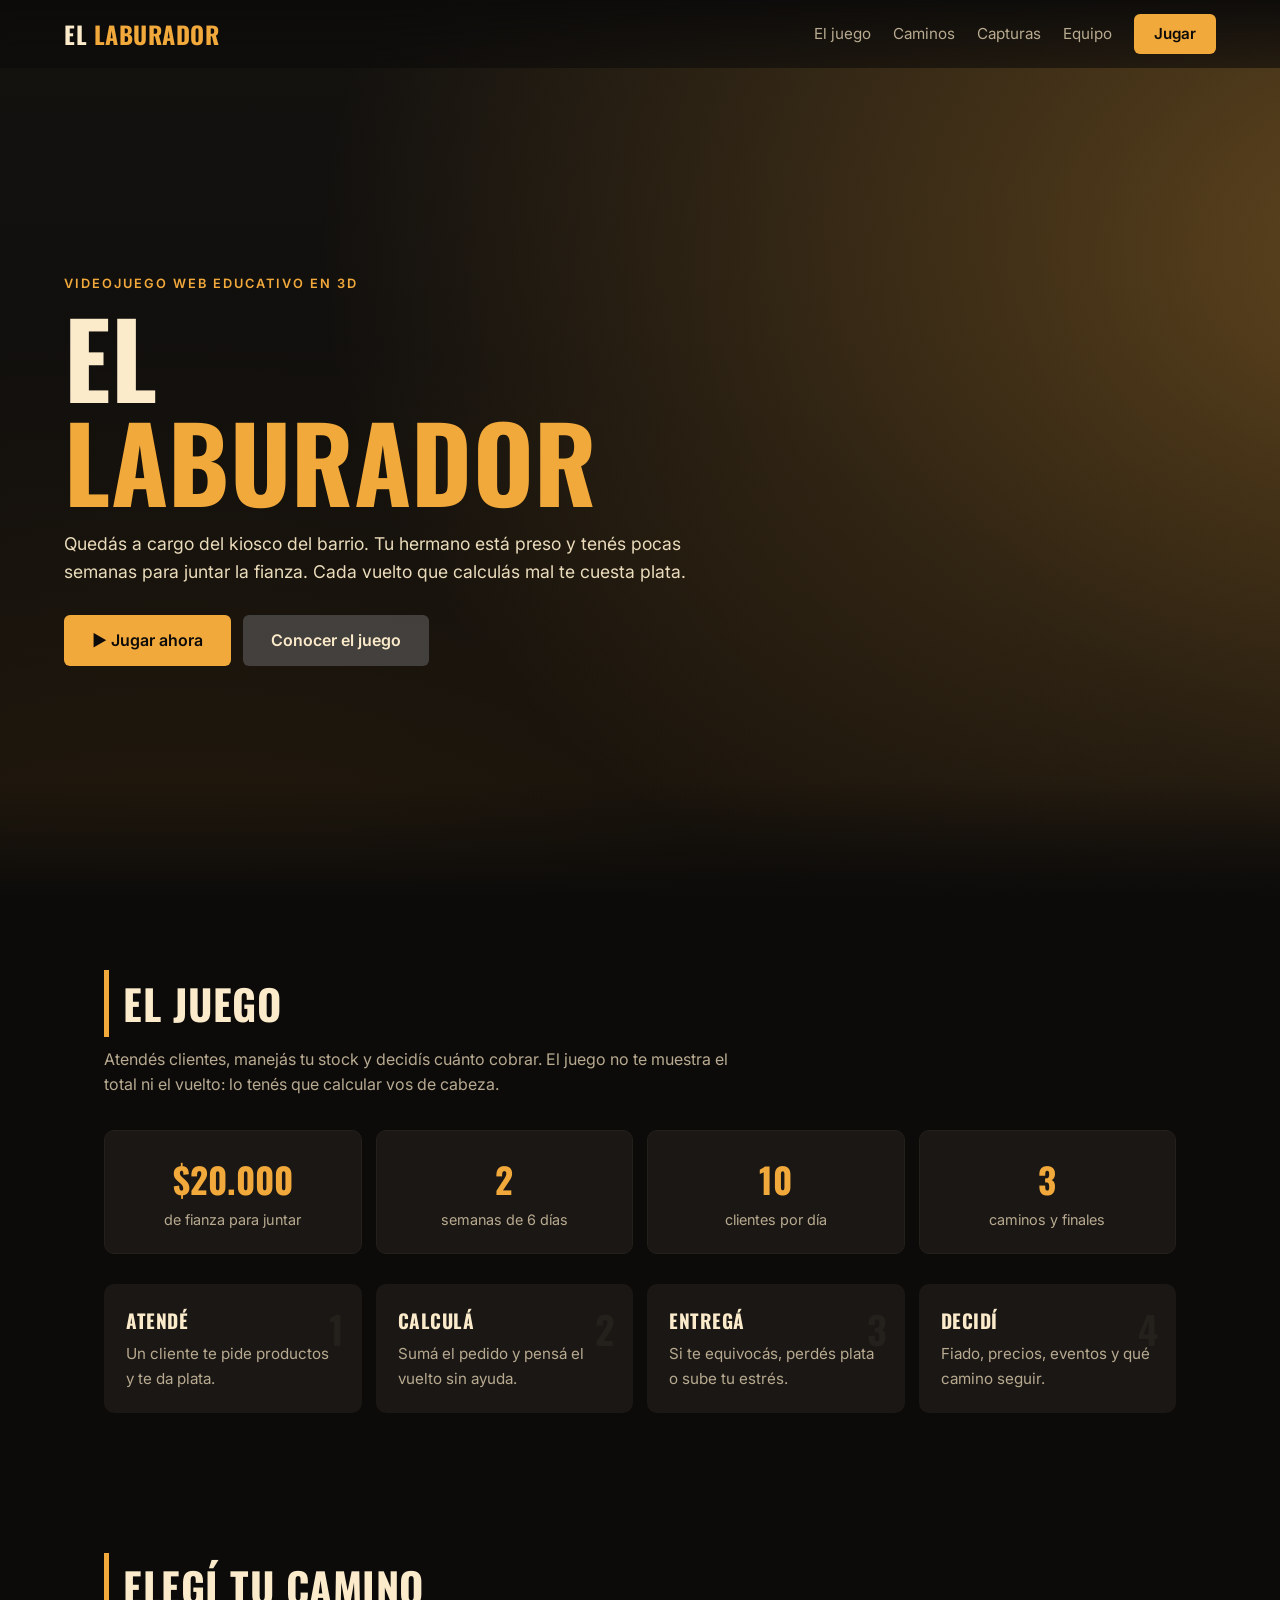
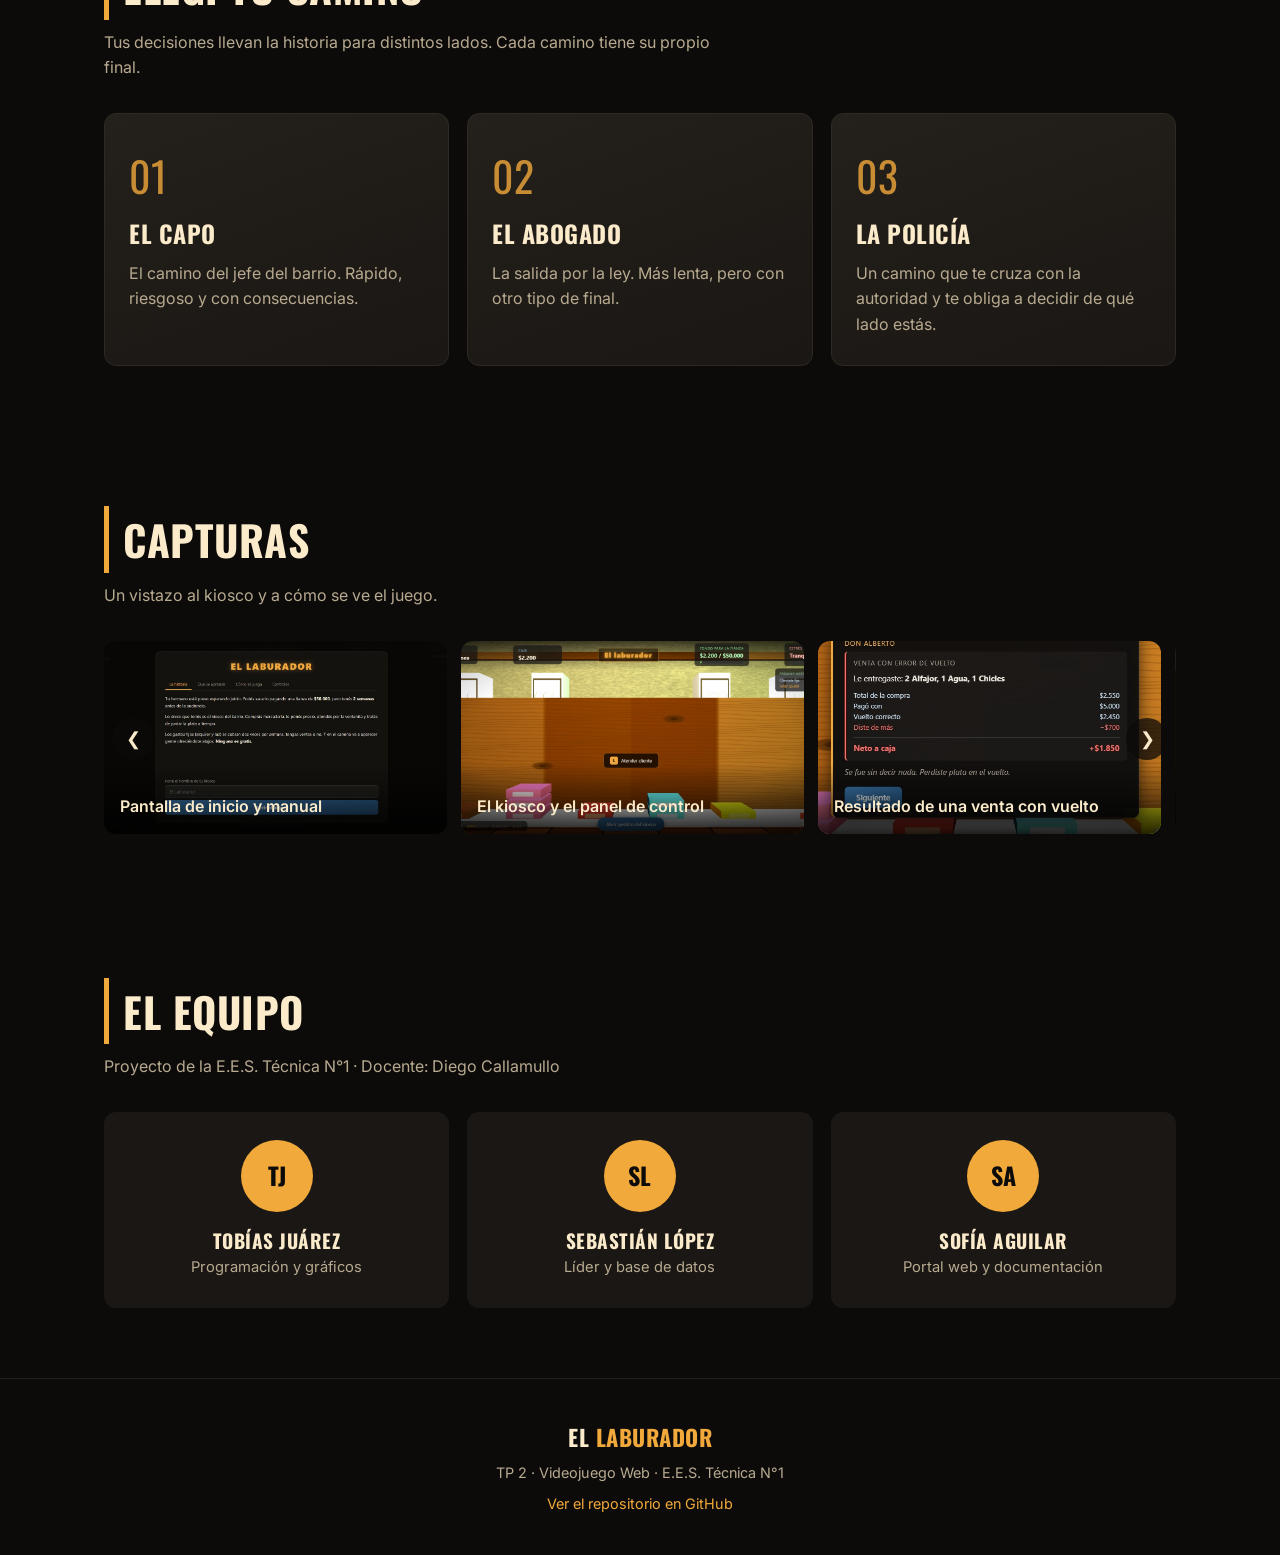
<file: index.html>
<!DOCTYPE html>
<html lang="es">
<head>
  <meta charset="UTF-8">
  <meta name="viewport" content="width=device-width, initial-scale=1">
  <title>El Laburador | Videojuego web educativo</title>
  <meta name="description" content="El Laburador: un videojuego web en 3D donde practicás cálculo mental atendiendo un kiosco de barrio.">
  <meta name="theme-color" content="#0c0b0a">
  <link rel="preconnect" href="https://fonts.googleapis.com">
  <link rel="preconnect" href="https://fonts.gstatic.com" crossorigin>
  <link href="https://fonts.googleapis.com/css2?family=Inter:wght@400;600&family=Oswald:wght@500;700&display=swap" rel="stylesheet">
  <link rel="stylesheet" href="style.css">
</head>
<body>

  <header class="navbar" id="navbar">
    <a href="#inicio" class="logo">EL <span>LABURADOR</span></a>
    <nav class="menu" id="menu">
      <a href="#juego">El juego</a>
      <a href="#caminos">Caminos</a>
      <a href="#capturas">Capturas</a>
      <a href="#equipo">Equipo</a>
      <a href="./juego/index.html" class="btn btn-ambar">Jugar</a>
    </nav>
    <button class="burger" id="burger" aria-label="Abrir menú">&#9776;</button>
  </header>

  <section class="hero" id="inicio">
    <div class="hero-contenido">
      <p class="etiqueta">Videojuego web educativo en 3D</p>
      <h1>EL <span>LABURADOR</span></h1>
      <p class="hero-texto">Quedás a cargo del kiosco del barrio. Tu hermano está preso y tenés pocas semanas para juntar la fianza. Cada vuelto que calculás mal te cuesta plata.</p>
      <div class="hero-botones">
        <a href="./juego/index.html" class="btn btn-ambar">&#9654; Jugar ahora</a>
        <a href="#juego" class="btn btn-gris">Conocer el juego</a>
      </div>
    </div>
  </section>

  <main>

    <section class="seccion reveal" id="juego">
      <h2>El juego</h2>
      <p class="intro">Atendés clientes, manejás tu stock y decidís cuánto cobrar. El juego no te muestra el total ni el vuelto: lo tenés que calcular vos de cabeza.</p>

      <div class="datos">
        <div class="dato"><strong>$20.000</strong><span>de fianza para juntar</span></div>
        <div class="dato"><strong>2</strong><span>semanas de 6 días</span></div>
        <div class="dato"><strong>10</strong><span>clientes por día</span></div>
        <div class="dato"><strong>3</strong><span>caminos y finales</span></div>
      </div>

      <div class="pasos">
        <div class="paso"><b>1</b><h3>Atendé</h3><p>Un cliente te pide productos y te da plata.</p></div>
        <div class="paso"><b>2</b><h3>Calculá</h3><p>Sumá el pedido y pensá el vuelto sin ayuda.</p></div>
        <div class="paso"><b>3</b><h3>Entregá</h3><p>Si te equivocás, perdés plata o sube tu estrés.</p></div>
        <div class="paso"><b>4</b><h3>Decidí</h3><p>Fiado, precios, eventos y qué camino seguir.</p></div>
      </div>
    </section>

    <section class="seccion reveal" id="caminos">
      <h2>Elegí tu camino</h2>
      <p class="intro">Tus decisiones llevan la historia para distintos lados. Cada camino tiene su propio final.</p>
      <div class="caminos">
        <article class="path-card">
          <span class="num">01</span>
          <h3>El capo</h3>
          <p>El camino del jefe del barrio. Rápido, riesgoso y con consecuencias.</p>
        </article>
        <article class="path-card">
          <span class="num">02</span>
          <h3>El abogado</h3>
          <p>La salida por la ley. Más lenta, pero con otro tipo de final.</p>
        </article>
        <article class="path-card">
          <span class="num">03</span>
          <h3>La policía</h3>
          <p>Un camino que te cruza con la autoridad y te obliga a decidir de qué lado estás.</p>
        </article>
      </div>
    </section>

    <section class="seccion reveal" id="capturas">
      <h2>Capturas</h2>
      <p class="intro">Un vistazo al kiosco y a cómo se ve el juego.</p>
      <div class="carrusel">
        <button class="flecha izq" id="prev" aria-label="Anterior">&#10094;</button>
        <div class="pista" id="pista">
          <figure class="slide" style="--img:url('captura1.jpg')"><figcaption>Pantalla de inicio y manual</figcaption></figure>
          <figure class="slide" style="--img:url('captura2.jpg')"><figcaption>El kiosco y el panel de control</figcaption></figure>
          <figure class="slide" style="--img:url('captura3.jpg')"><figcaption>Resultado de una venta con vuelto</figcaption></figure>
          <figure class="slide" style="--img:url('captura4.jpg')"><figcaption>Mensajes del hermano</figcaption></figure>
        </div>
        <button class="flecha der" id="next" aria-label="Siguiente">&#10095;</button>
      </div>
    </section>

    <section class="seccion reveal" id="equipo">
      <h2>El equipo</h2>
      <p class="intro">Proyecto de la E.E.S. Técnica N°1 · Docente: Diego Callamullo</p>
      <div class="equipo">
        <div class="persona"><div class="avatar">TJ</div><h3>Tobías Juárez</h3><p>Programación y gráficos</p></div>
        <div class="persona"><div class="avatar">SL</div><h3>Sebastián López</h3><p>Líder y base de datos</p></div>
        <div class="persona"><div class="avatar">SA</div><h3>Sofía Aguilar</h3><p>Portal web y documentación</p></div>
      </div>
    </section>

  </main>

  <footer class="footer">
    <div class="logo">EL <span>LABURADOR</span></div>
    <p>TP 2 · Videojuego Web · E.E.S. Técnica N°1</p>
    <a href="https://github.com/aguilarsofiaanto/el_laburador" target="_blank" rel="noopener">Ver el repositorio en GitHub</a>
  </footer>

  <script src="script.js"></script>
</body>
</html>
</file>
<file: style.css>
:root{
  /* Paleta base del juego */
  --ambar:#F2A93B;
  --verde:#5FD96C;
  --azul:#3D7CB5;
  --oscuro:#0c0b0a;
  /* Tonos ámbar */
  --ambar-medio:#C8952E;
  --ambar-tostado:#B8791A;
  --ambar-oscuro:#8A5A14;
  --ambar-claro:#FBEBCB;
  /* Superficies y texto derivados */
  --fondo2:#14120f;
  --panel:#1a1714;
  --panel2:#24201b;
  --borde:#2e2922;
  --gris:#b8aa90;
}
*{box-sizing:border-box;margin:0;padding:0}
html{scroll-behavior:smooth;scroll-padding-top:70px}
body{background:var(--oscuro);color:var(--ambar-claro);font-family:'Inter',Arial,sans-serif;line-height:1.6;overflow-x:hidden}
h1,h2,h3,.logo{font-family:'Oswald',Impact,sans-serif;text-transform:uppercase;letter-spacing:.5px}
a{color:inherit;text-decoration:none}
img,video{max-width:100%;display:block}

.navbar{position:fixed;top:0;left:0;right:0;z-index:50;display:flex;align-items:center;justify-content:space-between;padding:14px 5%;background:linear-gradient(to bottom,rgba(12,11,10,.95),rgba(12,11,10,.6));backdrop-filter:blur(6px)}
.logo{font-size:1.5rem;font-weight:700;color:var(--ambar-claro)}
.logo span{color:var(--ambar)}
.menu{display:flex;align-items:center;gap:22px}
.menu a{font-size:.95rem;color:var(--gris);transition:color .2s}
.menu a:hover{color:var(--ambar-claro)}
.menu .btn{color:var(--oscuro);padding:8px 20px}
.menu .btn:hover{color:var(--oscuro)}
.burger{display:none;background:none;border:0;color:var(--ambar-claro);font-size:1.8rem;cursor:pointer}

.btn{display:inline-block;padding:13px 28px;border-radius:6px;font-weight:600;font-size:1rem;border:0;cursor:pointer;transition:transform .2s,background .2s,box-shadow .2s}
.btn-ambar{background:var(--ambar);color:var(--oscuro)}
.btn-ambar:hover{background:var(--ambar-medio);transform:translateY(-2px);box-shadow:0 8px 24px rgba(242,169,59,.4)}
.btn-gris{background:rgba(109,109,110,.5);color:var(--ambar-claro)}
.btn-gris:hover{background:rgba(109,109,110,.8);transform:translateY(-2px)}

.hero{min-height:100vh;min-height:100svh;display:flex;align-items:center;padding:100px 5% 60px;position:relative;
  background:
    radial-gradient(ellipse at 80% 20%,rgba(242,169,59,.35),transparent 55%),
    radial-gradient(ellipse at 10% 90%,rgba(138,90,20,.25),transparent 50%),
    linear-gradient(180deg,var(--fondo2),var(--oscuro));
  background-size:140% 140%,140% 140%,100% 100%;
  animation:luz 12s ease-in-out infinite alternate}
@keyframes luz{from{background-position:0% 0%,100% 100%,0 0}to{background-position:100% 100%,0% 0%,0 0}}
.hero::after{content:"";position:absolute;left:0;right:0;bottom:0;height:120px;background:linear-gradient(to bottom,transparent,var(--oscuro))}
.hero-contenido{max-width:640px;position:relative;z-index:1;animation:entrada 1s ease both}
@keyframes entrada{from{opacity:0;transform:translateY(30px)}to{opacity:1;transform:none}}
.etiqueta{color:var(--ambar);font-weight:600;letter-spacing:2px;text-transform:uppercase;font-size:.8rem;margin-bottom:10px}
.hero h1{font-size:clamp(3rem,13vw,6.5rem);line-height:1;margin-bottom:18px;color:var(--ambar-claro)}
.hero h1 span{color:var(--ambar)}
.hero-texto{font-size:1.1rem;color:#eadbbb;margin-bottom:28px}
.hero-botones{display:flex;flex-wrap:wrap;gap:12px}

.seccion{padding:70px 5%;max-width:1200px;margin:0 auto}
.seccion h2{font-size:clamp(1.8rem,6vw,2.6rem);margin-bottom:10px;border-left:5px solid var(--ambar);padding-left:14px}
.intro{color:var(--gris);max-width:640px;margin-bottom:32px}

.reveal{opacity:0;transform:translateY(40px);transition:opacity .8s ease,transform .8s ease}
.reveal.visible{opacity:1;transform:none}

.datos{display:grid;grid-template-columns:repeat(auto-fit,minmax(150px,1fr));gap:14px;margin-bottom:30px}
.dato{background:var(--panel);border:1px solid var(--panel2);border-radius:10px;padding:20px;text-align:center}
.dato strong{display:block;font-family:'Oswald',sans-serif;font-size:2.2rem;color:var(--ambar)}
.dato span{color:var(--gris);font-size:.9rem}

.pasos{display:grid;grid-template-columns:repeat(auto-fit,minmax(220px,1fr));gap:14px}
.paso{background:var(--panel);border-radius:10px;padding:22px;position:relative}
.paso b{position:absolute;top:14px;right:18px;font-family:'Oswald',sans-serif;font-size:2.4rem;color:var(--panel2)}
.paso h3{font-size:1.2rem;margin-bottom:6px}
.paso p{color:var(--gris);font-size:.95rem}

.caminos{display:grid;grid-template-columns:repeat(auto-fit,minmax(240px,1fr));gap:18px}
.path-card{background:linear-gradient(160deg,var(--panel2),var(--panel));border:1px solid var(--borde);border-radius:12px;padding:28px 24px;min-height:200px;transition:transform .3s,box-shadow .3s,border-color .3s}
.path-card:hover{transform:translateY(-8px);border-color:var(--ambar);box-shadow:0 12px 40px rgba(242,169,59,.35)}
.path-card .num{font-family:'Oswald',sans-serif;font-size:2.6rem;color:var(--ambar);opacity:.8}
.path-card h3{font-size:1.5rem;margin:6px 0 8px}
.path-card p{color:var(--gris)}

.carrusel{position:relative}
.pista{display:flex;gap:14px;overflow-x:auto;scroll-snap-type:x mandatory;scrollbar-width:none;-webkit-overflow-scrolling:touch;padding-bottom:4px}
.pista::-webkit-scrollbar{display:none}
.slide{flex:0 0 85%;aspect-ratio:16/9;border-radius:12px;scroll-snap-align:center;position:relative;overflow:hidden;
  background:var(--img),linear-gradient(135deg,var(--panel2),var(--ambar-oscuro));background-size:cover;background-position:center}
.slide figcaption{position:absolute;left:0;right:0;bottom:0;padding:30px 16px 14px;background:linear-gradient(transparent,rgba(0,0,0,.85));font-weight:600}
.flecha{position:absolute;top:50%;transform:translateY(-50%);z-index:2;width:42px;height:42px;border-radius:50%;border:0;background:rgba(12,11,10,.75);color:var(--ambar-claro);font-size:1.1rem;cursor:pointer;transition:background .2s}
.flecha:hover{background:var(--ambar);color:var(--oscuro)}
.flecha.izq{left:8px}
.flecha.der{right:8px}

.video-caja{border-radius:12px;overflow:hidden;aspect-ratio:16/9;background:linear-gradient(135deg,var(--panel2),var(--ambar-oscuro));border:1px solid var(--borde)}
.video-caja video{width:100%;height:100%;object-fit:cover}

.equipo{display:grid;grid-template-columns:repeat(auto-fit,minmax(220px,1fr));gap:18px}
.persona{background:var(--panel);border-radius:12px;padding:28px 20px;text-align:center;transition:transform .3s}
.persona:hover{transform:translateY(-6px)}
.avatar{width:72px;height:72px;margin:0 auto 14px;border-radius:50%;background:var(--ambar);display:flex;align-items:center;justify-content:center;font-family:'Oswald',sans-serif;font-size:1.5rem;color:var(--oscuro);font-weight:700}
.persona h3{font-size:1.2rem}
.persona p{color:var(--gris);font-size:.92rem}

.footer{text-align:center;padding:40px 5%;border-top:1px solid var(--panel2);color:var(--gris);font-size:.9rem}
.footer .logo{font-size:1.4rem;margin-bottom:6px}
.footer a{color:var(--ambar);display:inline-block;margin-top:8px}


@media (min-width:700px){
  .slide{flex-basis:46%}
}
@media (min-width:1000px){
  .slide{flex-basis:32%}
}

@media (max-width:760px){
  .burger{display:block}
  .menu{position:absolute;top:100%;left:0;right:0;flex-direction:column;align-items:stretch;gap:0;background:rgba(12,11,10,.98);max-height:0;overflow:hidden;transition:max-height .3s}
  .menu.abierto{max-height:420px;border-bottom:2px solid var(--ambar)}
  .menu a{padding:14px 5%;font-size:1.05rem}
  .menu .btn{margin:10px 5% 14px;text-align:center}
  .seccion{padding:50px 5%}
  .flecha{display:none}
}

@media (prefers-reduced-motion:reduce){
  *{animation:none!important;transition:none!important}
  .reveal{opacity:1;transform:none}
}
</file>
